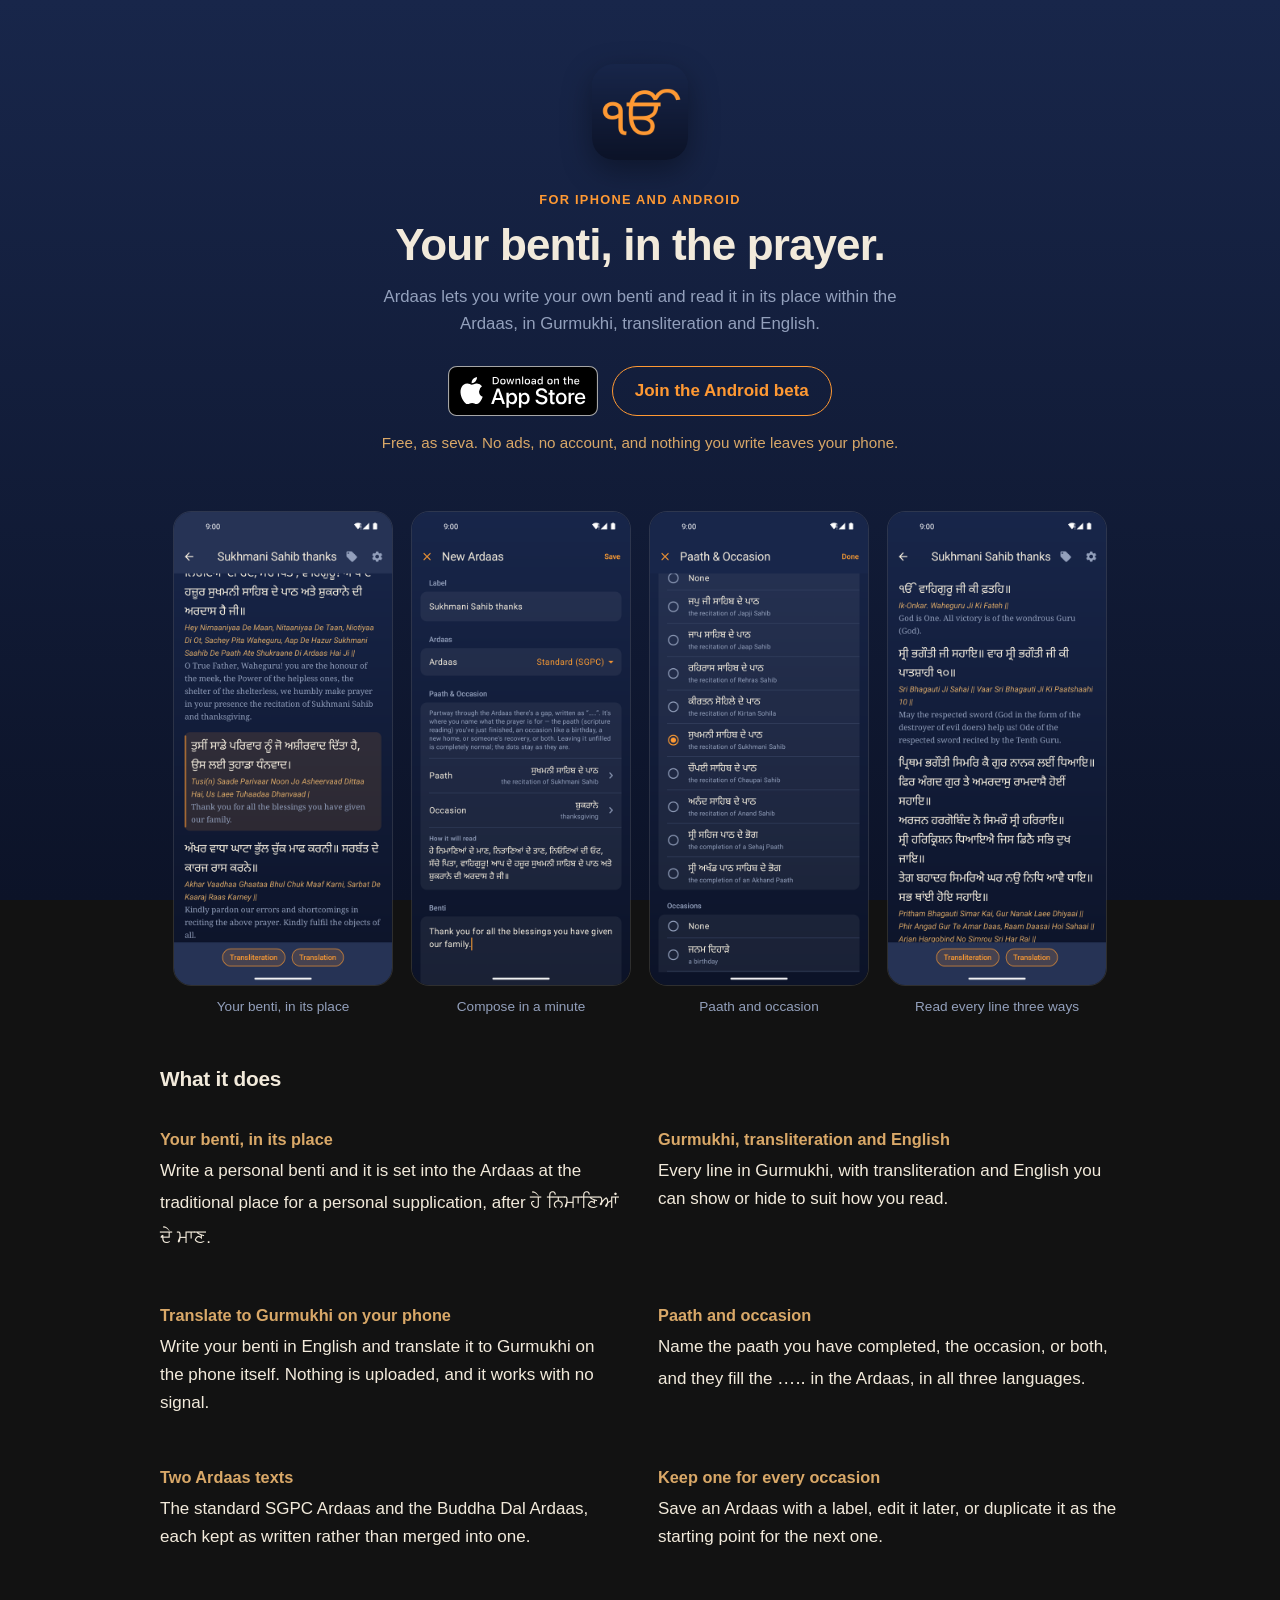
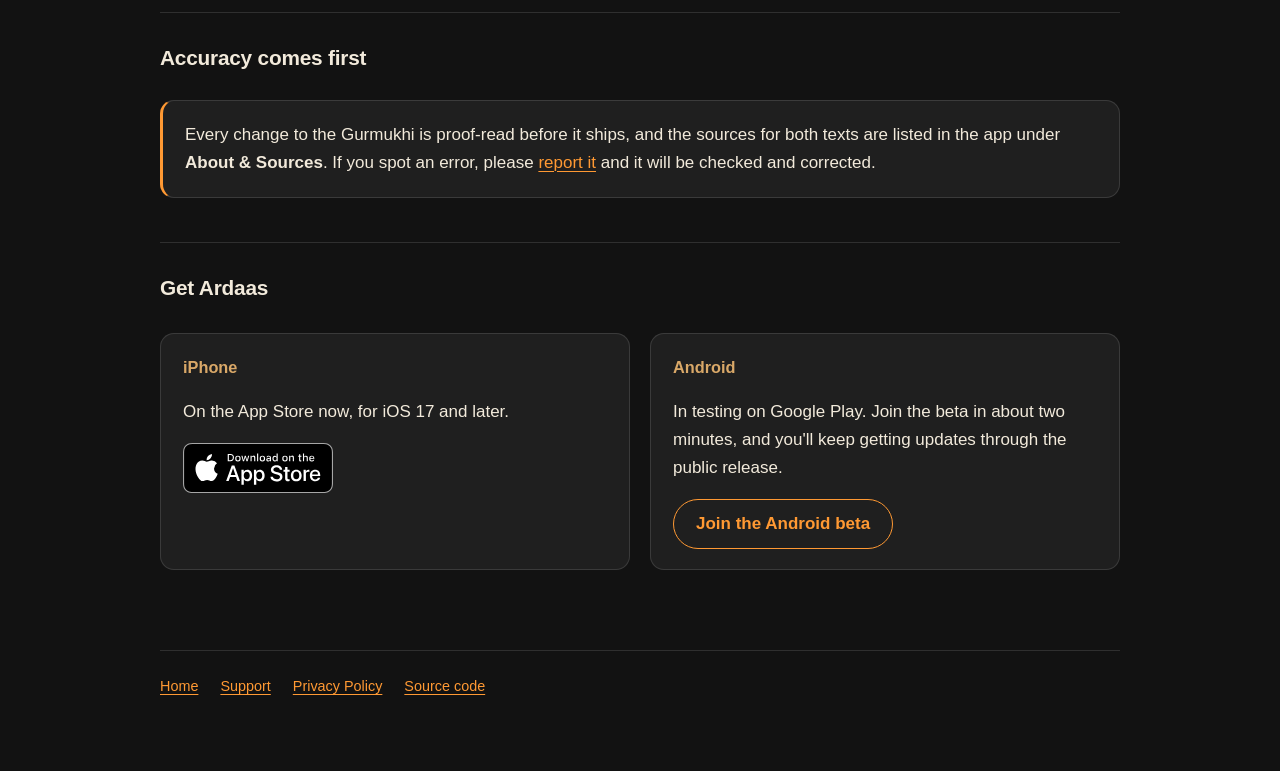
<file: index.html>
<!DOCTYPE html>
<html lang="en">
<head>
<meta charset="utf-8">
<meta name="viewport" content="width=device-width, initial-scale=1">
<title>Ardaas — your benti, in the prayer</title>
<meta name="description" content="Ardaas is a free iPhone and Android app for composing your own benti into the Sikh Ardaas and reading it in Gurmukhi, transliteration and English. No ads, no account, nothing leaves your phone.">
<meta property="og:title" content="Ardaas — your benti, in the prayer">
<meta property="og:description" content="Compose your own benti into the Ardaas and read it in Gurmukhi, transliteration and English. Free, no ads, no account.">
<meta property="og:image" content="https://sarbloc.github.io/ardaas-app/img/share.png">
<meta property="og:url" content="https://sarbloc.github.io/ardaas-app/">
<meta name="twitter:card" content="summary_large_image">
<meta name="apple-itunes-app" content="app-id=6790769792">
<meta name="color-scheme" content="dark">
<link rel="icon" href="img/icon-512.png">
<link rel="apple-touch-icon" href="img/icon-512.png">
<link rel="stylesheet" href="style.css">
</head>
<body>
<div class="wrap wide">

<header class="hero">
  <img class="app-icon" src="img/icon-512.png" alt="" width="96" height="96">
  <p class="eyebrow">For iPhone and Android</p>
  <h1>Your benti, in the prayer.</h1>
  <p class="lede">Ardaas lets you write your own benti and read it in its place within the Ardaas,
  in Gurmukhi, transliteration and English.</p>

  <div class="get">
    <a class="store-badge" href="https://apps.apple.com/gb/app/ardaas/id6790769792">
      <img src="img/app-store-badge.svg" alt="Download on the App Store" width="150" height="50">
    </a>
    <a class="button" href="android.html">Join the Android beta</a>
  </div>
  <p class="promise">Free, as seva. No ads, no account, and nothing you write leaves your phone.</p>
</header>

<div class="shots" role="list">
  <figure role="listitem"><img src="img/shot-reader-benti.png" alt="The Ardaas in Gurmukhi, transliteration and English, with a personal benti highlighted in its place" loading="lazy" width="540" height="1170"><figcaption>Your benti, in its place</figcaption></figure>
  <figure role="listitem"><img src="img/shot-compose.png" alt="Composing a new Ardaas: label, Ardaas text, paath and occasion, and the benti" loading="lazy" width="540" height="1170"><figcaption>Compose in a minute</figcaption></figure>
  <figure role="listitem"><img src="img/shot-paath.png" alt="Choosing the paath and occasion that fill the gap in the Ardaas" loading="lazy" width="540" height="1170"><figcaption>Paath and occasion</figcaption></figure>
  <figure role="listitem"><img src="img/shot-reader.png" alt="The opening of the Ardaas in Gurmukhi with transliteration and English" loading="lazy" width="540" height="1170"><figcaption>Read every line three ways</figcaption></figure>
</div>

<h2>What it does</h2>

<div class="features">
  <section>
    <h3>Your benti, in its place</h3>
    <p>Write a personal benti and it is set into the Ardaas at the traditional place for a personal
    supplication, after <span class="gurmukhi">ਹੇ ਨਿਮਾਣਿਆਂ ਦੇ ਮਾਣ</span>.</p>
  </section>
  <section>
    <h3>Gurmukhi, transliteration and English</h3>
    <p>Every line in Gurmukhi, with transliteration and English you can show or hide to suit how you
    read.</p>
  </section>
  <section>
    <h3>Translate to Gurmukhi on your phone</h3>
    <p>Write your benti in English and translate it to Gurmukhi on the phone itself. Nothing is
    uploaded, and it works with no signal.</p>
  </section>
  <section>
    <h3>Paath and occasion</h3>
    <p>Name the paath you have completed, the occasion, or both, and they fill the
    <span class="gurmukhi">…..</span> in the Ardaas, in all three languages.</p>
  </section>
  <section>
    <h3>Two Ardaas texts</h3>
    <p>The standard SGPC Ardaas and the Buddha Dal Ardaas, each kept as written rather than merged
    into one.</p>
  </section>
  <section>
    <h3>Keep one for every occasion</h3>
    <p>Save an Ardaas with a label, edit it later, or duplicate it as the starting point for the
    next one.</p>
  </section>
</div>

<h2>Accuracy comes first</h2>

<div class="card verdict">
  <p>Every change to the Gurmukhi is proof-read before it ships, and the sources for both texts are
  listed in the app under <strong>About &amp; Sources</strong>. If you spot an error, please
  <a href="support.html#reporting-an-error-in-the-text">report it</a> and it will be checked and
  corrected.</p>
</div>

<h2>Get Ardaas</h2>

<div class="platforms">
  <div class="card">
    <h3>iPhone</h3>
    <p>On the App Store now, for iOS 17 and later.</p>
    <p><a class="store-badge" href="https://apps.apple.com/gb/app/ardaas/id6790769792"><img src="img/app-store-badge.svg" alt="Download on the App Store" width="150" height="50"></a></p>
  </div>
  <div class="card">
    <h3>Android</h3>
    <p>In testing on Google Play. Join the beta in about two minutes, and you'll keep getting
    updates through the public release.</p>
    <p><a class="button" href="android.html">Join the Android beta</a></p>
  </div>
</div>

<footer>
  <a href="./">Home</a>
  <a href="support.html">Support</a>
  <a href="privacy.html">Privacy Policy</a>
  <a href="https://github.com/sarbloc/ardaas-app">Source code</a>
</footer>

</div>
</body>
</html>
</file>
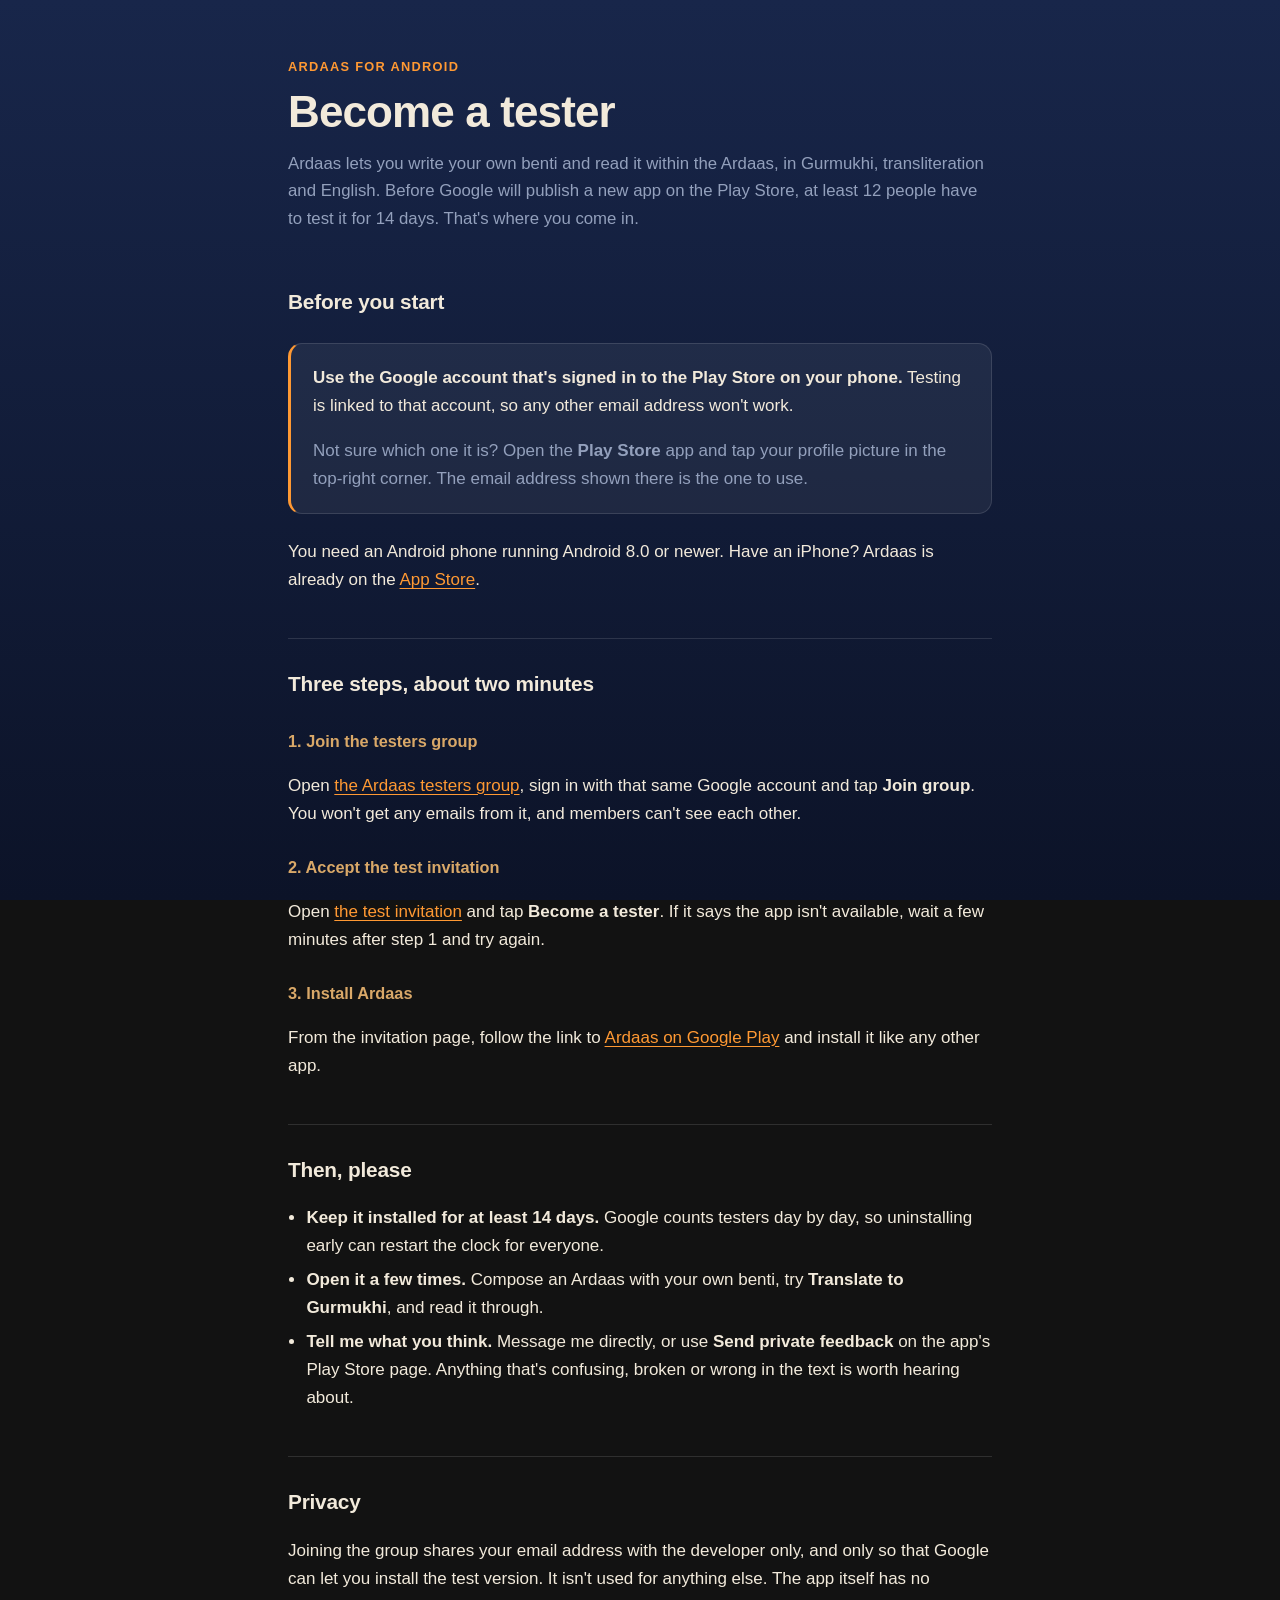
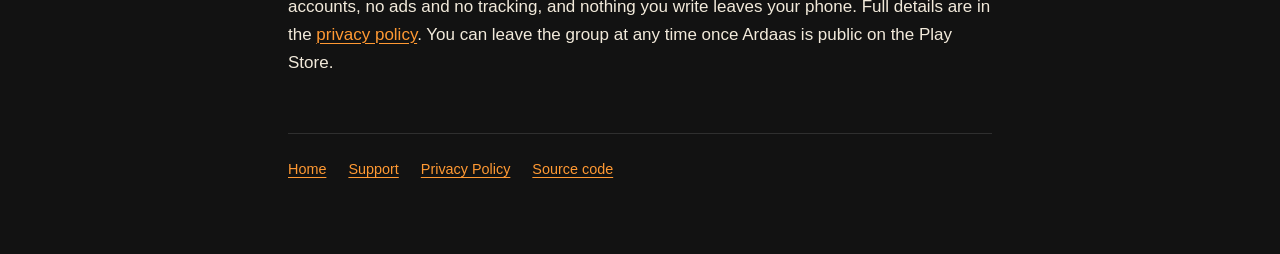
<file: android.html>
<!DOCTYPE html>
<html lang="en">
<head>
<meta charset="utf-8">
<meta name="viewport" content="width=device-width, initial-scale=1">
<title>Ardaas for Android — become a tester</title>
<meta name="description" content="Help bring Ardaas to the Google Play Store: join the Android test in about two minutes.">
<meta property="og:title" content="Ardaas is coming to Android">
<meta property="og:description" content="Help get it onto the Play Store: join the test in about two minutes. Free, private, no ads.">
<meta property="og:image" content="https://sarbloc.github.io/ardaas-app/share-android.png">
<meta property="og:url" content="https://sarbloc.github.io/ardaas-app/android.html">
<meta name="color-scheme" content="dark">
<link rel="icon" href="img/icon-512.png">
<link rel="apple-touch-icon" href="img/icon-512.png">
<link rel="stylesheet" href="style.css">
</head>
<body>
<div class="wrap">

<header>
  <p class="eyebrow">Ardaas for Android</p>
  <h1>Become a tester</h1>
  <p class="lede">Ardaas lets you write your own benti and read it within the Ardaas, in Gurmukhi,
  transliteration and English. Before Google will publish a new app on the Play Store, at least
  12 people have to test it for 14 days. That's where you come in.</p>
</header>

<h2>Before you start</h2>

<div class="card verdict">
  <p><strong>Use the Google account that's signed in to the Play Store on your phone.</strong>
  Testing is linked to that account, so any other email address won't work.</p>
  <p class="muted">Not sure which one it is? Open the <strong>Play Store</strong> app and tap your
  profile picture in the top-right corner. The email address shown there is the one to use.</p>
</div>

<p>You need an Android phone running Android 8.0 or newer. Have an iPhone? Ardaas is already on the
<a href="https://apps.apple.com/gb/app/ardaas/id6790769792">App Store</a>.</p>

<h2>Three steps, about two minutes</h2>

<h3>1. Join the testers group</h3>
<p>Open <a href="https://groups.google.com/g/ardaas-testers">the Ardaas testers group</a>, sign in with
that same Google account and tap <strong>Join group</strong>. You won't get any emails from it,
and members can't see each other.</p>

<h3>2. Accept the test invitation</h3>
<p>Open <a href="https://play.google.com/apps/testing/io.sarbloc.ardaas">the test invitation</a> and
tap <strong>Become a tester</strong>. If it says the app isn't available, wait a few minutes after
step 1 and try again.</p>

<h3>3. Install Ardaas</h3>
<p>From the invitation page, follow the link to
<a href="https://play.google.com/store/apps/details?id=io.sarbloc.ardaas">Ardaas on Google Play</a>
and install it like any other app.</p>

<h2>Then, please</h2>

<ul>
  <li><strong>Keep it installed for at least 14 days.</strong> Google counts testers day by day,
  so uninstalling early can restart the clock for everyone.</li>
  <li><strong>Open it a few times.</strong> Compose an Ardaas with your own benti, try
  <strong>Translate to Gurmukhi</strong>, and read it through.</li>
  <li><strong>Tell me what you think.</strong> Message me directly, or use
  <strong>Send private feedback</strong> on the app's Play Store page. Anything that's confusing,
  broken or wrong in the text is worth hearing about.</li>
</ul>

<h2>Privacy</h2>

<p>Joining the group shares your email address with the developer only, and only so that Google
can let you install the test version. It isn't used for anything else. The app itself has no
accounts, no ads and no tracking, and nothing you write leaves your phone. Full details are in the
<a href="privacy.html">privacy policy</a>. You can leave the group at any time once Ardaas is
public on the Play Store.</p>

<footer>
  <a href="./">Home</a>
  <a href="support.html">Support</a>
  <a href="privacy.html">Privacy Policy</a>
  <a href="https://github.com/sarbloc/ardaas-app">Source code</a>
</footer>

</div>
</body>
</html>
</file>
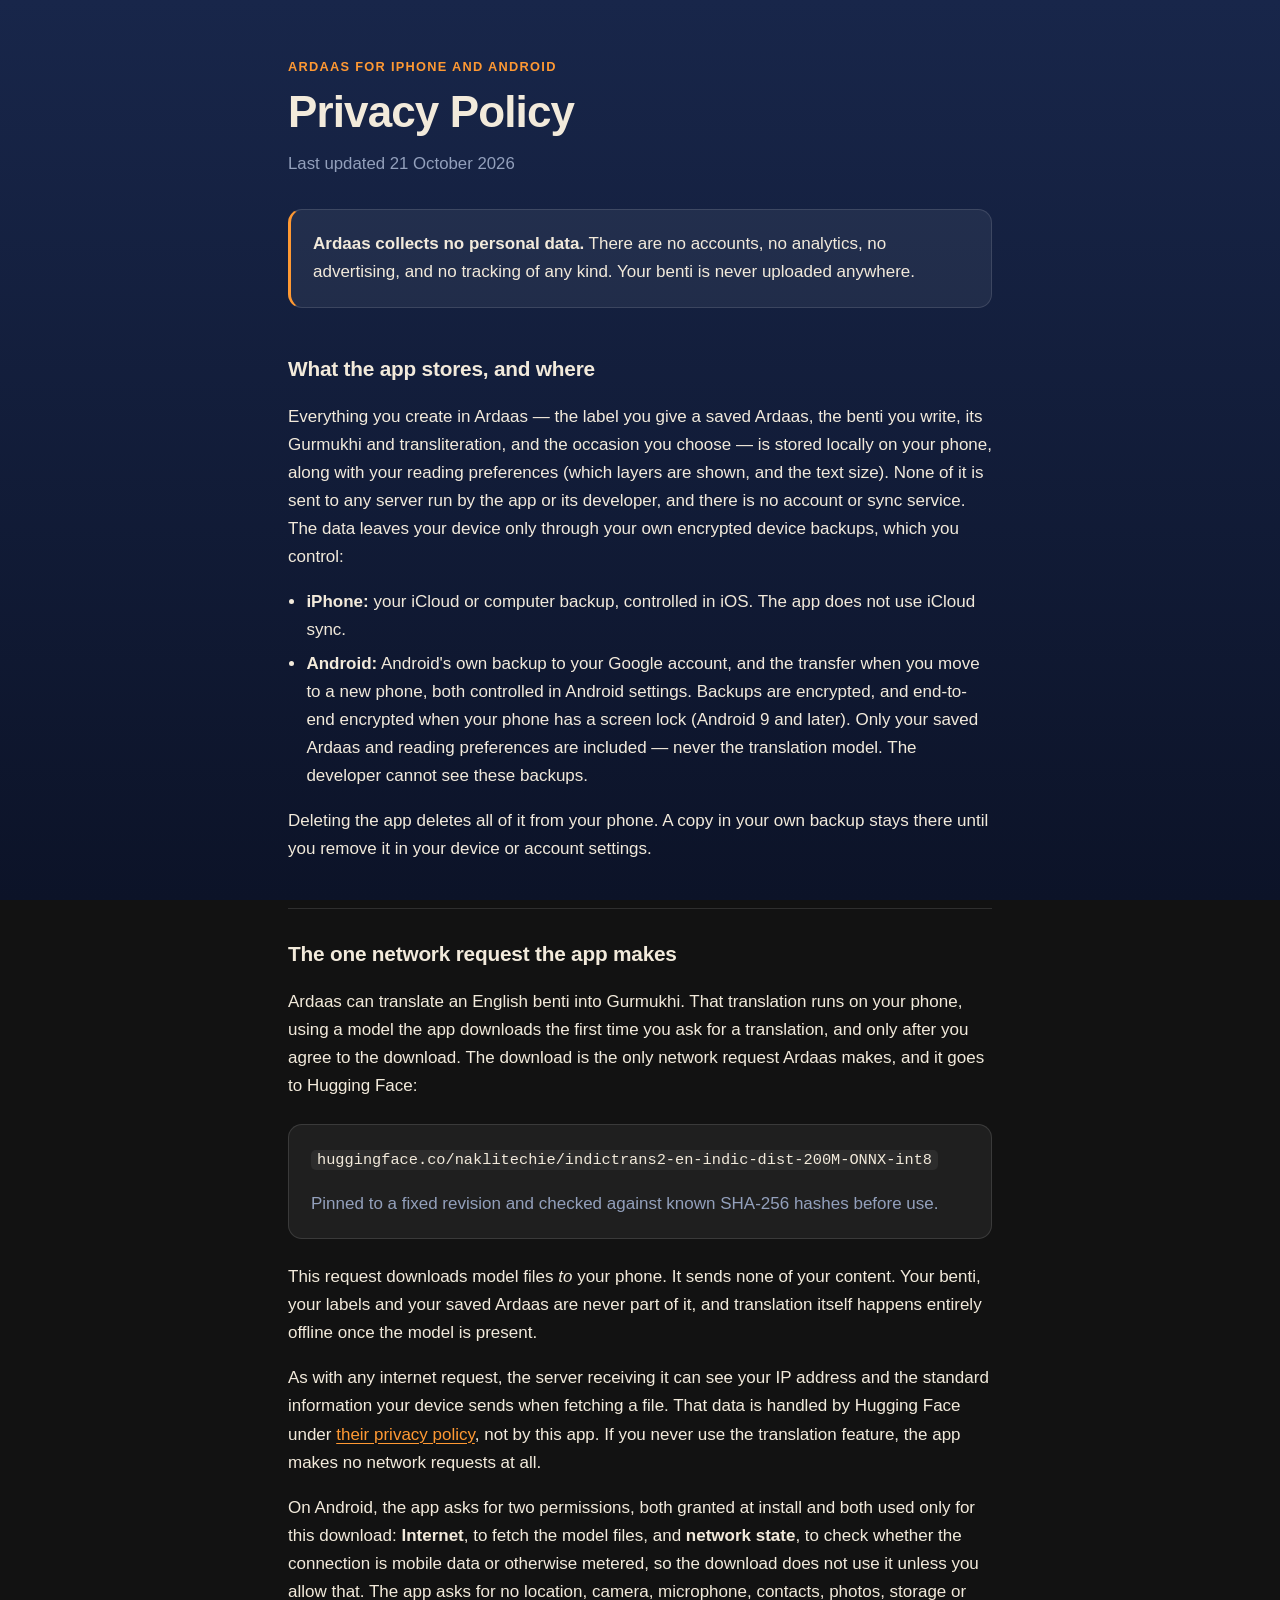
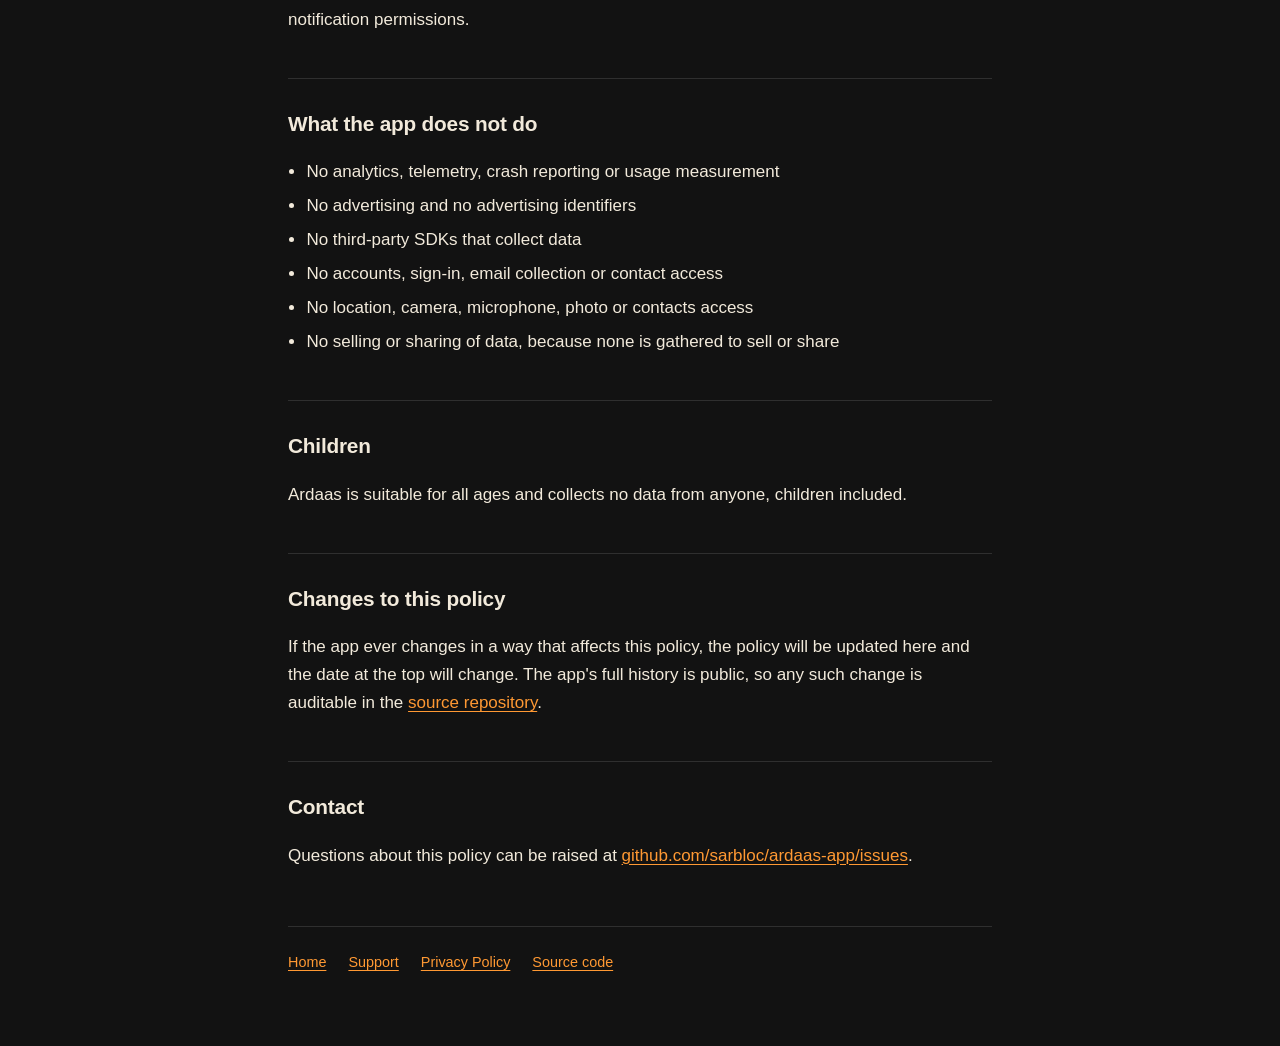
<file: privacy.html>
<!DOCTYPE html>
<html lang="en">
<head>
<meta charset="utf-8">
<meta name="viewport" content="width=device-width, initial-scale=1">
<title>Ardaas — Privacy Policy</title>
<meta name="description" content="Privacy policy for Ardaas, an iPhone and Android app for composing a personal benti into the Sikh Ardaas. The app collects no personal data.">
<meta name="color-scheme" content="dark">
<link rel="icon" href="img/icon-512.png">
<link rel="apple-touch-icon" href="img/icon-512.png">
<link rel="stylesheet" href="style.css">
</head>
<body>
<div class="wrap">

<header>
  <p class="eyebrow">Ardaas for iPhone and Android</p>
  <h1>Privacy Policy</h1>
  <p class="lede">Last updated 21 October 2026</p>
</header>

<div class="card verdict">
  <p><strong>Ardaas collects no personal data.</strong> There are no accounts, no analytics, no
  advertising, and no tracking of any kind. Your benti is never uploaded anywhere.</p>
</div>

<h2>What the app stores, and where</h2>

<p>Everything you create in Ardaas — the label you give a saved Ardaas, the benti you write, its
Gurmukhi and transliteration, and the occasion you choose — is stored locally on your phone, along
with your reading preferences (which layers are shown, and the text size). None of it is sent to any
server run by the app or its developer, and there is no account or sync service. The data leaves your
device only through your own encrypted device backups, which you control:</p>

<ul>
  <li><strong>iPhone:</strong> your iCloud or computer backup, controlled in iOS. The app does not use
  iCloud sync.</li>
  <li><strong>Android:</strong> Android's own backup to your Google account, and the transfer when you
  move to a new phone, both controlled in Android settings. Backups are encrypted, and end-to-end
  encrypted when your phone has a screen lock (Android 9 and later). Only your saved Ardaas and
  reading preferences are included — never the translation model. The developer cannot see these
  backups.</li>
</ul>

<p>Deleting the app deletes all of it from your phone. A copy in your own backup stays there until
you remove it in your device or account settings.</p>

<h2>The one network request the app makes</h2>

<p>Ardaas can translate an English benti into Gurmukhi. That translation runs on your phone, using a
model the app downloads the first time you ask for a translation, and only after you agree to the
download. The download is the only network request Ardaas makes, and it goes to Hugging Face:</p>

<div class="card">
  <p><code>huggingface.co/naklitechie/indictrans2-en-indic-dist-200M-ONNX-int8</code></p>
  <p class="muted">Pinned to a fixed revision and checked against known SHA-256 hashes before use.</p>
</div>

<p>This request downloads model files <em>to</em> your phone. It sends none of your content. Your
benti, your labels and your saved Ardaas are never part of it, and translation itself happens
entirely offline once the model is present.</p>

<p>As with any internet request, the server receiving it can see your IP address and the standard
information your device sends when fetching a file. That data is handled by Hugging Face under
<a href="https://huggingface.co/privacy">their privacy policy</a>, not by this app. If you never use
the translation feature, the app makes no network requests at all.</p>

<p>On Android, the app asks for two permissions, both granted at install and both used only for this
download: <strong>Internet</strong>, to fetch the model files, and <strong>network state</strong>, to
check whether the connection is mobile data or otherwise metered, so the download does not use it
unless you allow that. The app asks for no location, camera, microphone, contacts, photos, storage or
notification permissions.</p>

<h2>What the app does not do</h2>

<ul>
  <li>No analytics, telemetry, crash reporting or usage measurement</li>
  <li>No advertising and no advertising identifiers</li>
  <li>No third-party SDKs that collect data</li>
  <li>No accounts, sign-in, email collection or contact access</li>
  <li>No location, camera, microphone, photo or contacts access</li>
  <li>No selling or sharing of data, because none is gathered to sell or share</li>
</ul>

<h2>Children</h2>

<p>Ardaas is suitable for all ages and collects no data from anyone, children included.</p>

<h2>Changes to this policy</h2>

<p>If the app ever changes in a way that affects this policy, the policy will be updated here and the
date at the top will change. The app's full history is public, so any such change is auditable in the
<a href="https://github.com/sarbloc/ardaas-app">source repository</a>.</p>

<h2>Contact</h2>

<p>Questions about this policy can be raised at
<a href="https://github.com/sarbloc/ardaas-app/issues">github.com/sarbloc/ardaas-app/issues</a>.</p>

<footer>
  <a href="./">Home</a>
  <a href="support.html">Support</a>
  <a href="privacy.html">Privacy Policy</a>
  <a href="https://github.com/sarbloc/ardaas-app">Source code</a>
</footer>

</div>
</body>
</html>
</file>
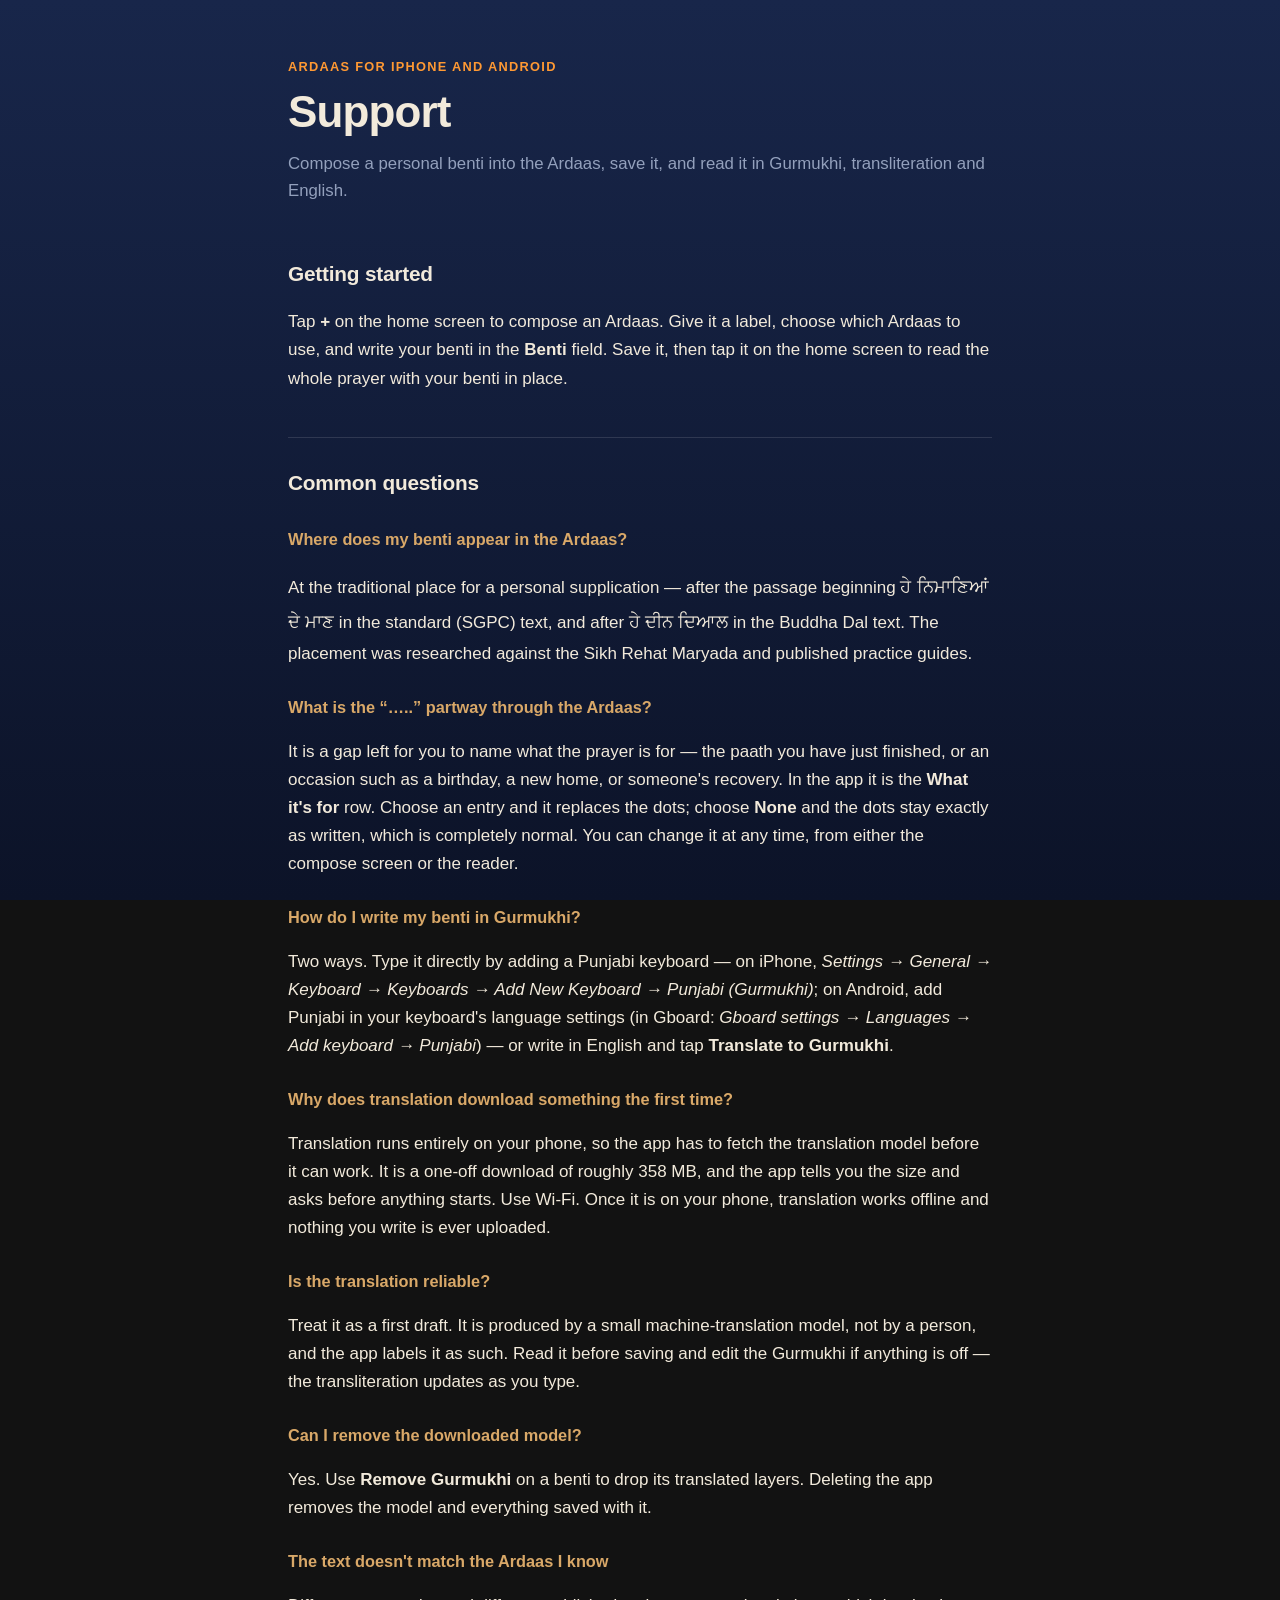
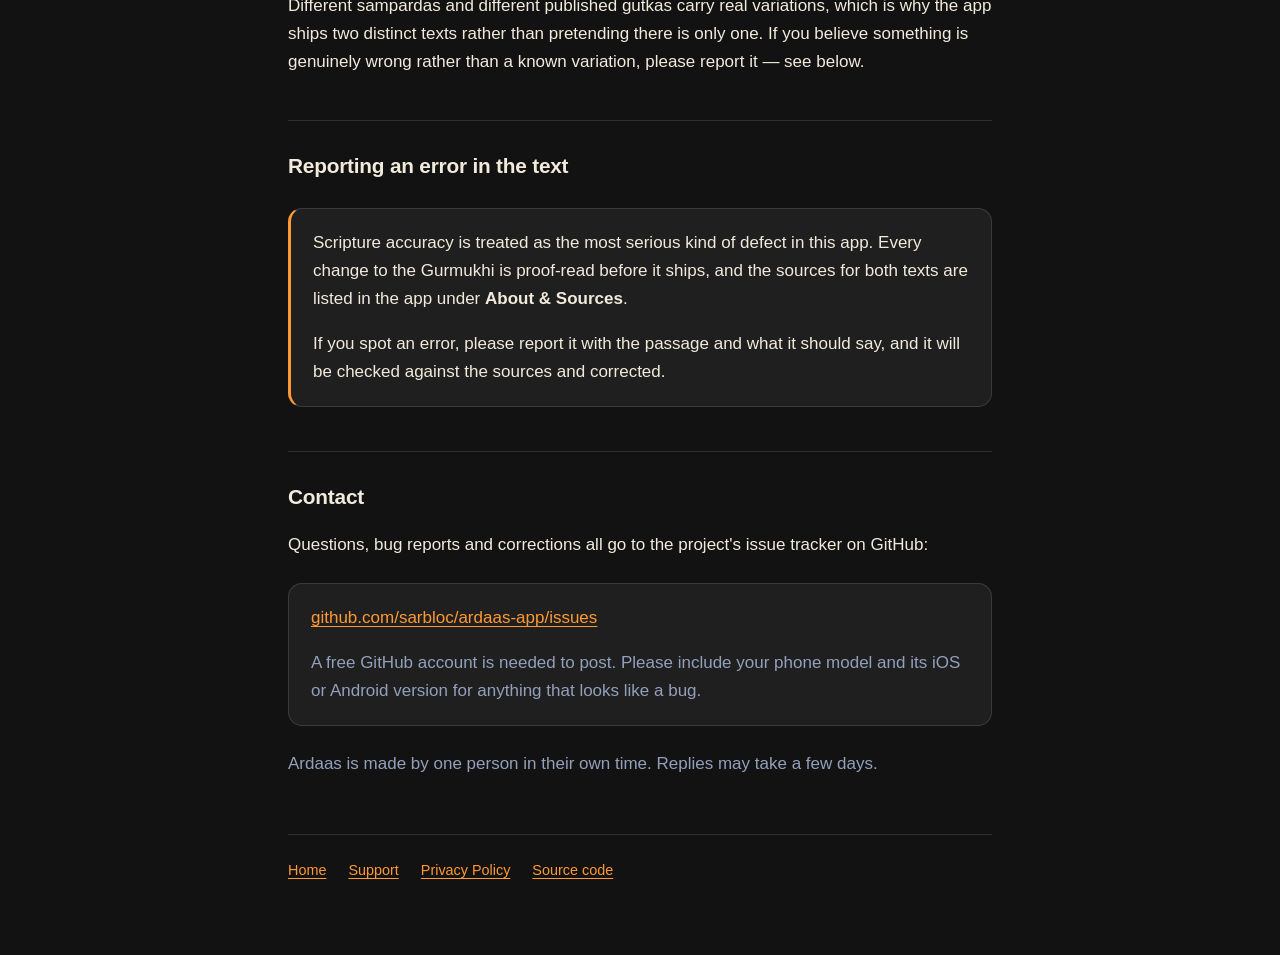
<file: support.html>
<!DOCTYPE html>
<html lang="en">
<head>
<meta charset="utf-8">
<meta name="viewport" content="width=device-width, initial-scale=1">
<title>Ardaas — Support</title>
<meta name="description" content="Support and help for Ardaas, an iPhone and Android app for composing a personal benti into the Sikh Ardaas.">
<meta name="color-scheme" content="dark">
<link rel="icon" href="img/icon-512.png">
<link rel="apple-touch-icon" href="img/icon-512.png">
<link rel="stylesheet" href="style.css">
</head>
<body>
<div class="wrap">

<header>
  <p class="eyebrow">Ardaas for iPhone and Android</p>
  <h1>Support</h1>
  <p class="lede">Compose a personal benti into the Ardaas, save it, and read it in Gurmukhi, transliteration and English.</p>
</header>

<h2>Getting started</h2>

<p>Tap <strong>+</strong> on the home screen to compose an Ardaas. Give it a label, choose which
Ardaas to use, and write your benti in the <strong>Benti</strong> field. Save it, then tap it on the
home screen to read the whole prayer with your benti in place.</p>

<h2>Common questions</h2>

<h3>Where does my benti appear in the Ardaas?</h3>
<p>At the traditional place for a personal supplication — after the passage beginning
<span class="gurmukhi">ਹੇ ਨਿਮਾਣਿਆਂ ਦੇ ਮਾਣ</span> in the standard (SGPC) text, and after
<span class="gurmukhi">ਹੇ ਦੀਨ ਦਿਆਲ</span> in the Buddha Dal text. The placement was researched
against the Sikh Rehat Maryada and published practice guides.</p>

<h3>What is the “…..” partway through the Ardaas?</h3>
<p>It is a gap left for you to name what the prayer is for — the paath you have just finished, or an
occasion such as a birthday, a new home, or someone's recovery. In the app it is the
<strong>What it's for</strong> row. Choose an entry and it replaces the dots; choose
<strong>None</strong> and the dots stay exactly as written, which is completely normal. You can
change it at any time, from either the compose screen or the reader.</p>

<h3>How do I write my benti in Gurmukhi?</h3>
<p>Two ways. Type it directly by adding a Punjabi keyboard — on iPhone,
<em>Settings → General → Keyboard → Keyboards → Add New Keyboard → Punjabi (Gurmukhi)</em>; on
Android, add Punjabi in your keyboard's language settings (in Gboard: <em>Gboard settings → Languages
→ Add keyboard → Punjabi</em>) — or write in English and tap <strong>Translate to Gurmukhi</strong>.</p>

<h3>Why does translation download something the first time?</h3>
<p>Translation runs entirely on your phone, so the app has to fetch the translation model before it
can work. It is a one-off download of roughly 358 MB, and the app tells you the size and asks before
anything starts. Use Wi-Fi. Once it is on your phone, translation works offline and nothing you
write is ever uploaded.</p>

<h3>Is the translation reliable?</h3>
<p>Treat it as a first draft. It is produced by a small machine-translation model, not by a person,
and the app labels it as such. Read it before saving and edit the Gurmukhi if anything is off — the
transliteration updates as you type.</p>

<h3>Can I remove the downloaded model?</h3>
<p>Yes. Use <strong>Remove Gurmukhi</strong> on a benti to drop its translated layers. Deleting the
app removes the model and everything saved with it.</p>

<h3>The text doesn't match the Ardaas I know</h3>
<p>Different sampardas and different published gutkas carry real variations, which is why the app
ships two distinct texts rather than pretending there is only one. If you believe something is
genuinely wrong rather than a known variation, please report it — see below.</p>

<h2 id="reporting-an-error-in-the-text">Reporting an error in the text</h2>

<div class="card verdict">
  <p>Scripture accuracy is treated as the most serious kind of defect in this app. Every change to
  the Gurmukhi is proof-read before it ships, and the sources for both texts are listed in the app
  under <strong>About &amp; Sources</strong>.</p>
  <p>If you spot an error, please report it with the passage and what it should say, and it will be
  checked against the sources and corrected.</p>
</div>

<h2>Contact</h2>

<p>Questions, bug reports and corrections all go to the project's issue tracker on GitHub:</p>

<div class="card">
  <p><a href="https://github.com/sarbloc/ardaas-app/issues">github.com/sarbloc/ardaas-app/issues</a></p>
  <p class="muted">A free GitHub account is needed to post. Please include your phone model and its iOS
  or Android version for anything that looks like a bug.</p>
</div>

<p class="note">Ardaas is made by one person in their own time. Replies may take a few days.</p>

<footer>
  <a href="./">Home</a>
  <a href="support.html">Support</a>
  <a href="privacy.html">Privacy Policy</a>
  <a href="https://github.com/sarbloc/ardaas-app">Source code</a>
</footer>

</div>
</body>
</html>
</file>
<file: style.css>
:root {
  --navy-top: #18264a;
  --navy-bottom: #0c1328;
  --kesri: #ff9933;
  --parchment: #f2eadb;
  --sand: #d9a868;
  --mist: #93a0bc;
  --raised: rgba(255, 255, 255, 0.06);
  --hairline: rgba(255, 255, 255, 0.12);
}

*,
*::before,
*::after {
  box-sizing: border-box;
}

html {
  -webkit-text-size-adjust: 100%;
}

body {
  margin: 0;
  min-height: 100vh;
  background: linear-gradient(to bottom, var(--navy-top), var(--navy-bottom)) no-repeat;
  background-attachment: fixed;
  color: var(--parchment);
  font: 17px/1.65 -apple-system, BlinkMacSystemFont, "Segoe UI", Roboto, Helvetica, Arial, sans-serif;
  padding: 0 20px 72px;
}

.wrap {
  max-width: 44rem;
  margin: 0 auto;
}

header {
  padding: 56px 0 8px;
}

.eyebrow {
  color: var(--kesri);
  font-size: 0.8rem;
  font-weight: 600;
  letter-spacing: 0.1em;
  text-transform: uppercase;
  margin: 0 0 10px;
}

h1 {
  font-size: clamp(2rem, 7vw, 2.75rem);
  line-height: 1.15;
  letter-spacing: -0.02em;
  margin: 0 0 12px;
}

.lede {
  color: var(--mist);
  font-size: 1.05rem;
  margin: 0;
}

h2 {
  font-size: 1.3rem;
  letter-spacing: -0.01em;
  margin: 44px 0 4px;
  padding-top: 28px;
  border-top: 1px solid var(--hairline);
}

h2:first-of-type {
  border-top: 0;
  padding-top: 0;
}

h3 {
  font-size: 1.02rem;
  margin: 26px 0 2px;
  color: var(--sand);
}

p,
li {
  color: var(--parchment);
}

p.note,
.muted {
  color: var(--mist);
}

a {
  color: var(--kesri);
  text-decoration-thickness: 1px;
  text-underline-offset: 3px;
}

a:hover {
  text-decoration: none;
}

ul {
  padding-left: 1.15rem;
}

li {
  margin: 6px 0;
}

.card {
  background: var(--raised);
  border: 1px solid var(--hairline);
  border-radius: 14px;
  padding: 20px 22px;
  margin: 24px 0;
}

.card p:first-child {
  margin-top: 0;
}

.card p:last-child {
  margin-bottom: 0;
}

.verdict {
  border-left: 3px solid var(--kesri);
}

.gurmukhi {
  font-size: 1.15rem;
  line-height: 1.9;
}

footer {
  margin-top: 56px;
  padding-top: 24px;
  border-top: 1px solid var(--hairline);
  color: var(--mist);
  font-size: 0.9rem;
}

footer a {
  margin-right: 18px;
  display: inline-block;
}

code {
  background: var(--raised);
  border-radius: 5px;
  padding: 1px 6px;
  font-size: 0.9em;
}

/* Product page (index.html) */

.wrap.wide {
  max-width: 60rem;
}

.hero {
  text-align: center;
  padding-top: 64px;
}

.hero .lede {
  max-width: 34rem;
  margin: 0 auto;
}

.app-icon {
  width: 96px;
  height: 96px;
  border-radius: 22px;
  margin-bottom: 20px;
  box-shadow: 0 10px 30px rgba(0, 0, 0, 0.35);
}

.get {
  display: flex;
  flex-wrap: wrap;
  justify-content: center;
  align-items: center;
  gap: 14px;
  margin: 28px 0 14px;
}

.store-badge {
  display: inline-block;
  line-height: 0;
}

.store-badge img {
  height: 50px;
  width: auto;
}

.button {
  display: inline-flex;
  align-items: center;
  height: 50px;
  padding: 0 22px;
  border: 1.5px solid var(--kesri);
  border-radius: 999px;
  color: var(--kesri);
  font-weight: 600;
  text-decoration: none;
}

.button:hover {
  background: rgba(255, 153, 51, 0.12);
}

.promise {
  color: var(--sand);
  font-size: 0.95rem;
  margin: 0;
}

.shots {
  display: flex;
  gap: 18px;
  margin: 48px -20px 8px;
  padding: 0 20px 12px;
  overflow-x: auto;
  scroll-snap-type: x mandatory;
  -webkit-overflow-scrolling: touch;
}

.shots figure {
  flex: 0 0 auto;
  width: min(62vw, 220px);
  margin: 0;
  scroll-snap-align: center;
  text-align: center;
}

.shots img {
  width: 100%;
  height: auto;
  border-radius: 18px;
  border: 1px solid var(--hairline);
  display: block;
}

.shots figcaption {
  color: var(--mist);
  font-size: 0.85rem;
  margin-top: 10px;
}

@media (min-width: 960px) {
  .shots {
    justify-content: center;
    overflow-x: visible;
    margin-left: 0;
    margin-right: 0;
    padding: 0;
  }
}

.features {
  display: grid;
  grid-template-columns: 1fr;
  gap: 4px 36px;
}

@media (min-width: 720px) {
  .features {
    grid-template-columns: 1fr 1fr;
  }
}

.features p {
  margin-top: 4px;
}

.platforms {
  display: grid;
  grid-template-columns: 1fr;
  gap: 0 20px;
}

@media (min-width: 720px) {
  .platforms {
    grid-template-columns: 1fr 1fr;
  }
}

.platforms .card h3 {
  margin-top: 0;
}
</file>
